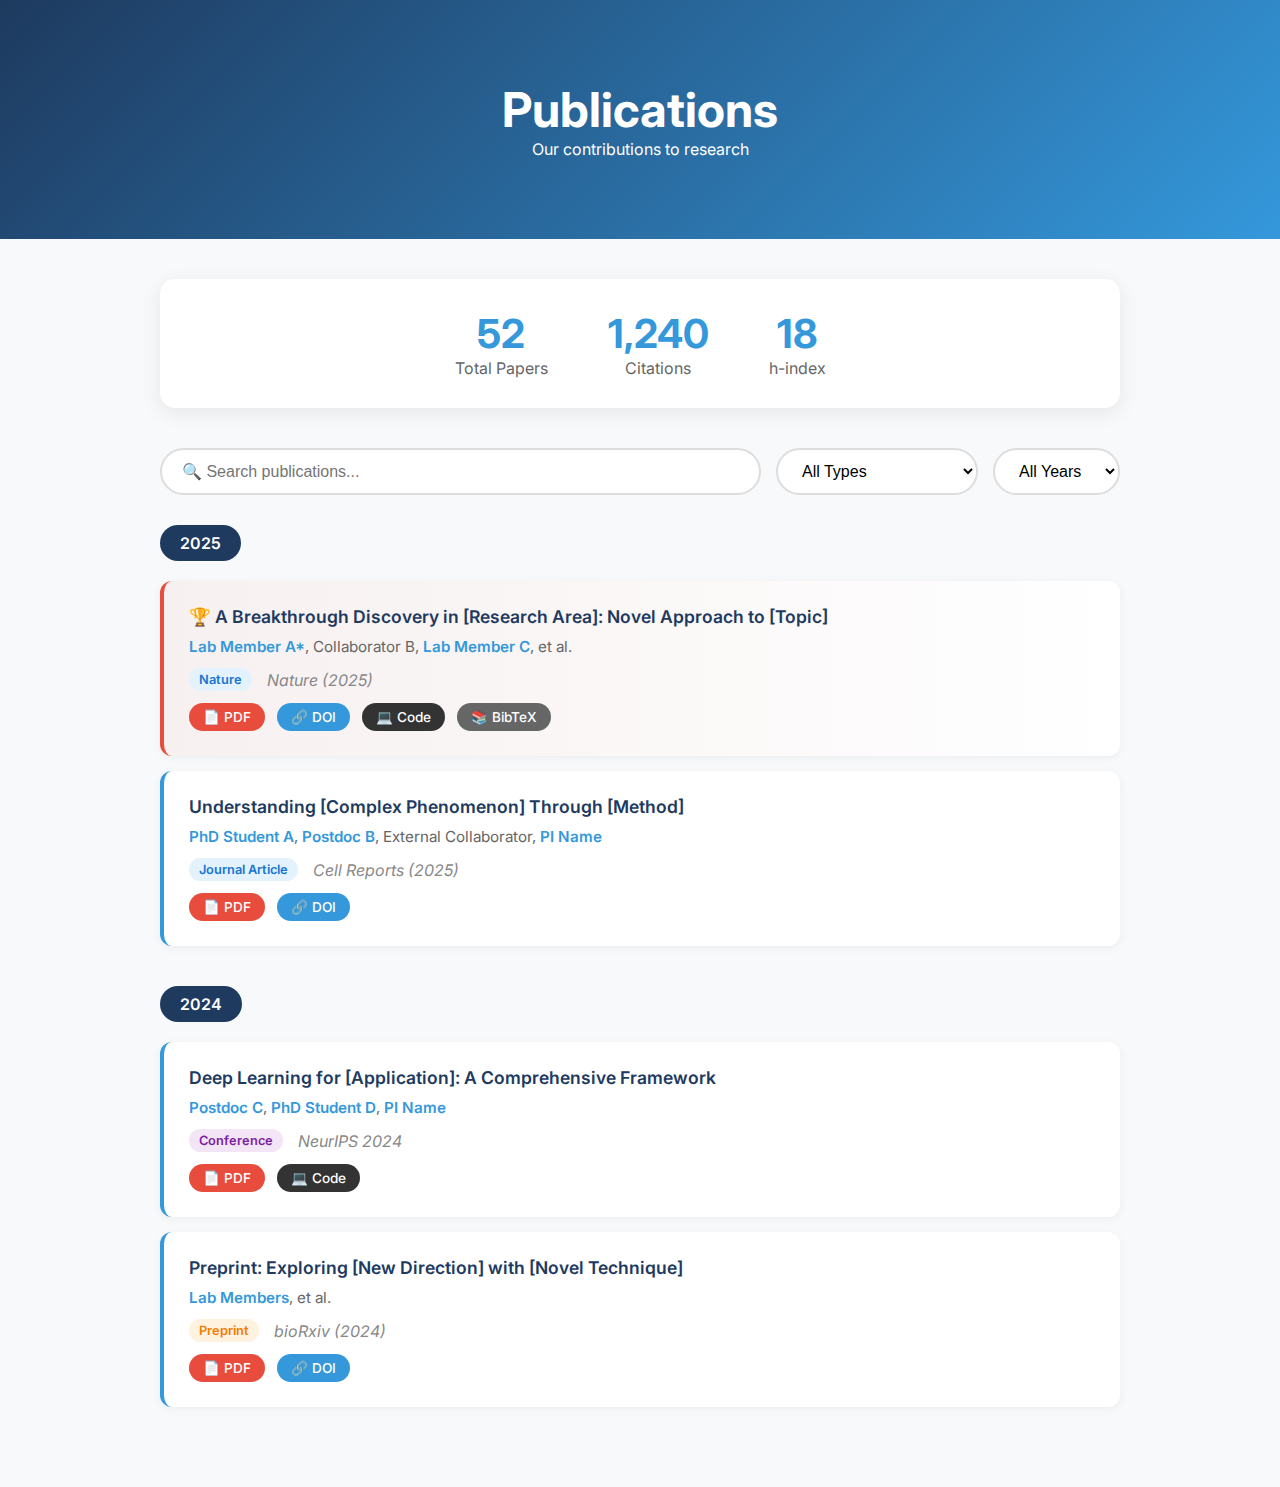
<file: page-templates/publications.html>
<!DOCTYPE html>
<html lang="en">

<head>
    <meta charset="UTF-8">
    <meta name="viewport" content="width=device-width, initial-scale=1.0">
    <title>Publications - Lab Website</title>
    <link href="https://fonts.googleapis.com/css2?family=Inter:wght@300;400;600;700&display=swap" rel="stylesheet">
    <style>
        :root {
            --primary: #1e3a5f;
            --secondary: #3498db;
            --accent: #e74c3c;
            --bg-light: #f8f9fa;
        }

        * {
            margin: 0;
            padding: 0;
            box-sizing: border-box;
        }

        body {
            font-family: 'Inter', sans-serif;
            color: #2c3e50;
            background: var(--bg-light);
        }

        .page-header {
            background: linear-gradient(135deg, var(--primary), var(--secondary));
            color: white;
            padding: 80px 20px;
            text-align: center;
        }

        .page-header h1 {
            font-size: 3rem;
        }

        .container {
            max-width: 1000px;
            margin: 0 auto;
            padding: 40px 20px;
        }

        /* Stats Bar */
        .stats-bar {
            display: flex;
            justify-content: center;
            gap: 60px;
            background: white;
            padding: 30px;
            border-radius: 15px;
            margin-bottom: 40px;
            box-shadow: 0 5px 20px rgba(0, 0, 0, 0.08);
        }

        .stat {
            text-align: center;
        }

        .stat h3 {
            font-size: 2.5rem;
            color: var(--secondary);
        }

        .stat p {
            color: #666;
        }

        /* Filter/Search */
        .filter-bar {
            display: flex;
            gap: 15px;
            margin-bottom: 30px;
            flex-wrap: wrap;
        }

        .filter-bar input {
            flex: 1;
            min-width: 250px;
            padding: 12px 20px;
            border: 2px solid #ddd;
            border-radius: 25px;
            font-size: 1rem;
            transition: border-color 0.3s;
        }

        .filter-bar input:focus {
            outline: none;
            border-color: var(--secondary);
        }

        .filter-bar select {
            padding: 12px 20px;
            border: 2px solid #ddd;
            border-radius: 25px;
            background: white;
            font-size: 1rem;
            cursor: pointer;
        }

        /* Year Group */
        .year-group {
            margin-bottom: 40px;
        }

        .year-label {
            display: inline-block;
            background: var(--primary);
            color: white;
            padding: 8px 20px;
            border-radius: 20px;
            font-weight: 600;
            margin-bottom: 20px;
        }

        /* Publication Card */
        .pub-card {
            background: white;
            border-radius: 12px;
            padding: 25px;
            margin-bottom: 15px;
            box-shadow: 0 2px 10px rgba(0, 0, 0, 0.05);
            border-left: 4px solid var(--secondary);
            transition: all 0.3s ease;
        }

        .pub-card:hover {
            transform: translateX(5px);
            box-shadow: 0 5px 20px rgba(0, 0, 0, 0.1);
            border-left-color: var(--accent);
        }

        .pub-card.highlight {
            border-left-color: var(--accent);
            background: linear-gradient(to right, rgba(231, 76, 60, 0.05), white);
        }

        .pub-title {
            font-size: 1.1rem;
            color: var(--primary);
            margin-bottom: 10px;
            font-weight: 600;
        }

        .pub-authors {
            color: #666;
            margin-bottom: 8px;
            font-size: 0.95rem;
        }

        .pub-authors .highlight-author {
            color: var(--secondary);
            font-weight: 600;
        }

        .pub-meta {
            display: flex;
            flex-wrap: wrap;
            gap: 15px;
            align-items: center;
            margin-top: 12px;
        }

        .pub-journal {
            font-style: italic;
            color: #888;
        }

        .pub-badge {
            display: inline-block;
            padding: 4px 10px;
            border-radius: 12px;
            font-size: 0.8rem;
            font-weight: 600;
        }

        .badge-journal {
            background: #e3f2fd;
            color: #1976d2;
        }

        .badge-preprint {
            background: #fff3e0;
            color: #f57c00;
        }

        .badge-conf {
            background: #f3e5f5;
            color: #7b1fa2;
        }

        .pub-links {
            margin-top: 12px;
        }

        .pub-links a {
            display: inline-block;
            padding: 6px 14px;
            margin-right: 8px;
            border-radius: 20px;
            text-decoration: none;
            font-size: 0.85rem;
            font-weight: 500;
            transition: all 0.2s;
        }

        .link-pdf {
            background: var(--accent);
            color: white;
        }

        .link-doi {
            background: var(--secondary);
            color: white;
        }

        .link-code {
            background: #333;
            color: white;
        }

        .link-bibtex {
            background: #666;
            color: white;
        }

        .pub-links a:hover {
            transform: scale(1.05);
        }

        /* Responsive */
        @media (max-width: 600px) {
            .stats-bar {
                flex-direction: column;
                gap: 20px;
            }
        }
    </style>
</head>

<body>
    <header class="page-header">
        <h1>Publications</h1>
        <p>Our contributions to research</p>
    </header>

    <div class="container">
        <!-- Stats -->
        <div class="stats-bar">
            <div class="stat">
                <h3>52</h3>
                <p>Total Papers</p>
            </div>
            <div class="stat">
                <h3>1,240</h3>
                <p>Citations</p>
            </div>
            <div class="stat">
                <h3>18</h3>
                <p>h-index</p>
            </div>
        </div>

        <!-- Search & Filter -->
        <div class="filter-bar">
            <input type="text" placeholder="🔍 Search publications..." id="searchInput">
            <select>
                <option value="">All Types</option>
                <option value="journal">Journal Articles</option>
                <option value="conference">Conference Papers</option>
                <option value="preprint">Preprints</option>
            </select>
            <select>
                <option value="">All Years</option>
                <option value="2025">2025</option>
                <option value="2024">2024</option>
                <option value="2023">2023</option>
            </select>
        </div>

        <!-- 2025 -->
        <div class="year-group">
            <span class="year-label">2025</span>

            <div class="pub-card highlight">
                <h4 class="pub-title">🏆 A Breakthrough Discovery in [Research Area]: Novel Approach to [Topic]</h4>
                <p class="pub-authors">
                    <span class="highlight-author">Lab Member A*</span>,
                    Collaborator B,
                    <span class="highlight-author">Lab Member C</span>,
                    et al.
                </p>
                <div class="pub-meta">
                    <span class="pub-badge badge-journal">Nature</span>
                    <span class="pub-journal">Nature (2025)</span>
                </div>
                <div class="pub-links">
                    <a href="#" class="link-pdf">📄 PDF</a>
                    <a href="#" class="link-doi">🔗 DOI</a>
                    <a href="#" class="link-code">💻 Code</a>
                    <a href="#" class="link-bibtex">📚 BibTeX</a>
                </div>
            </div>

            <div class="pub-card">
                <h4 class="pub-title">Understanding [Complex Phenomenon] Through [Method]</h4>
                <p class="pub-authors">
                    <span class="highlight-author">PhD Student A</span>,
                    <span class="highlight-author">Postdoc B</span>,
                    External Collaborator,
                    <span class="highlight-author">PI Name</span>
                </p>
                <div class="pub-meta">
                    <span class="pub-badge badge-journal">Journal Article</span>
                    <span class="pub-journal">Cell Reports (2025)</span>
                </div>
                <div class="pub-links">
                    <a href="#" class="link-pdf">📄 PDF</a>
                    <a href="#" class="link-doi">🔗 DOI</a>
                </div>
            </div>
        </div>

        <!-- 2024 -->
        <div class="year-group">
            <span class="year-label">2024</span>

            <div class="pub-card">
                <h4 class="pub-title">Deep Learning for [Application]: A Comprehensive Framework</h4>
                <p class="pub-authors">
                    <span class="highlight-author">Postdoc C</span>,
                    <span class="highlight-author">PhD Student D</span>,
                    <span class="highlight-author">PI Name</span>
                </p>
                <div class="pub-meta">
                    <span class="pub-badge badge-conf">Conference</span>
                    <span class="pub-journal">NeurIPS 2024</span>
                </div>
                <div class="pub-links">
                    <a href="#" class="link-pdf">📄 PDF</a>
                    <a href="#" class="link-code">💻 Code</a>
                </div>
            </div>

            <div class="pub-card">
                <h4 class="pub-title">Preprint: Exploring [New Direction] with [Novel Technique]</h4>
                <p class="pub-authors">
                    <span class="highlight-author">Lab Members</span>, et al.
                </p>
                <div class="pub-meta">
                    <span class="pub-badge badge-preprint">Preprint</span>
                    <span class="pub-journal">bioRxiv (2024)</span>
                </div>
                <div class="pub-links">
                    <a href="#" class="link-pdf">📄 PDF</a>
                    <a href="#" class="link-doi">🔗 DOI</a>
                </div>
            </div>
        </div>
    </div>

    <script>
        // Simple search filter
        document.getElementById('searchInput').addEventListener('input', function (e) {
            const query = e.target.value.toLowerCase();
            document.querySelectorAll('.pub-card').forEach(card => {
                const text = card.textContent.toLowerCase();
                card.style.display = text.includes(query) ? 'block' : 'none';
            });
        });
    </script>
</body>

</html>
</file>
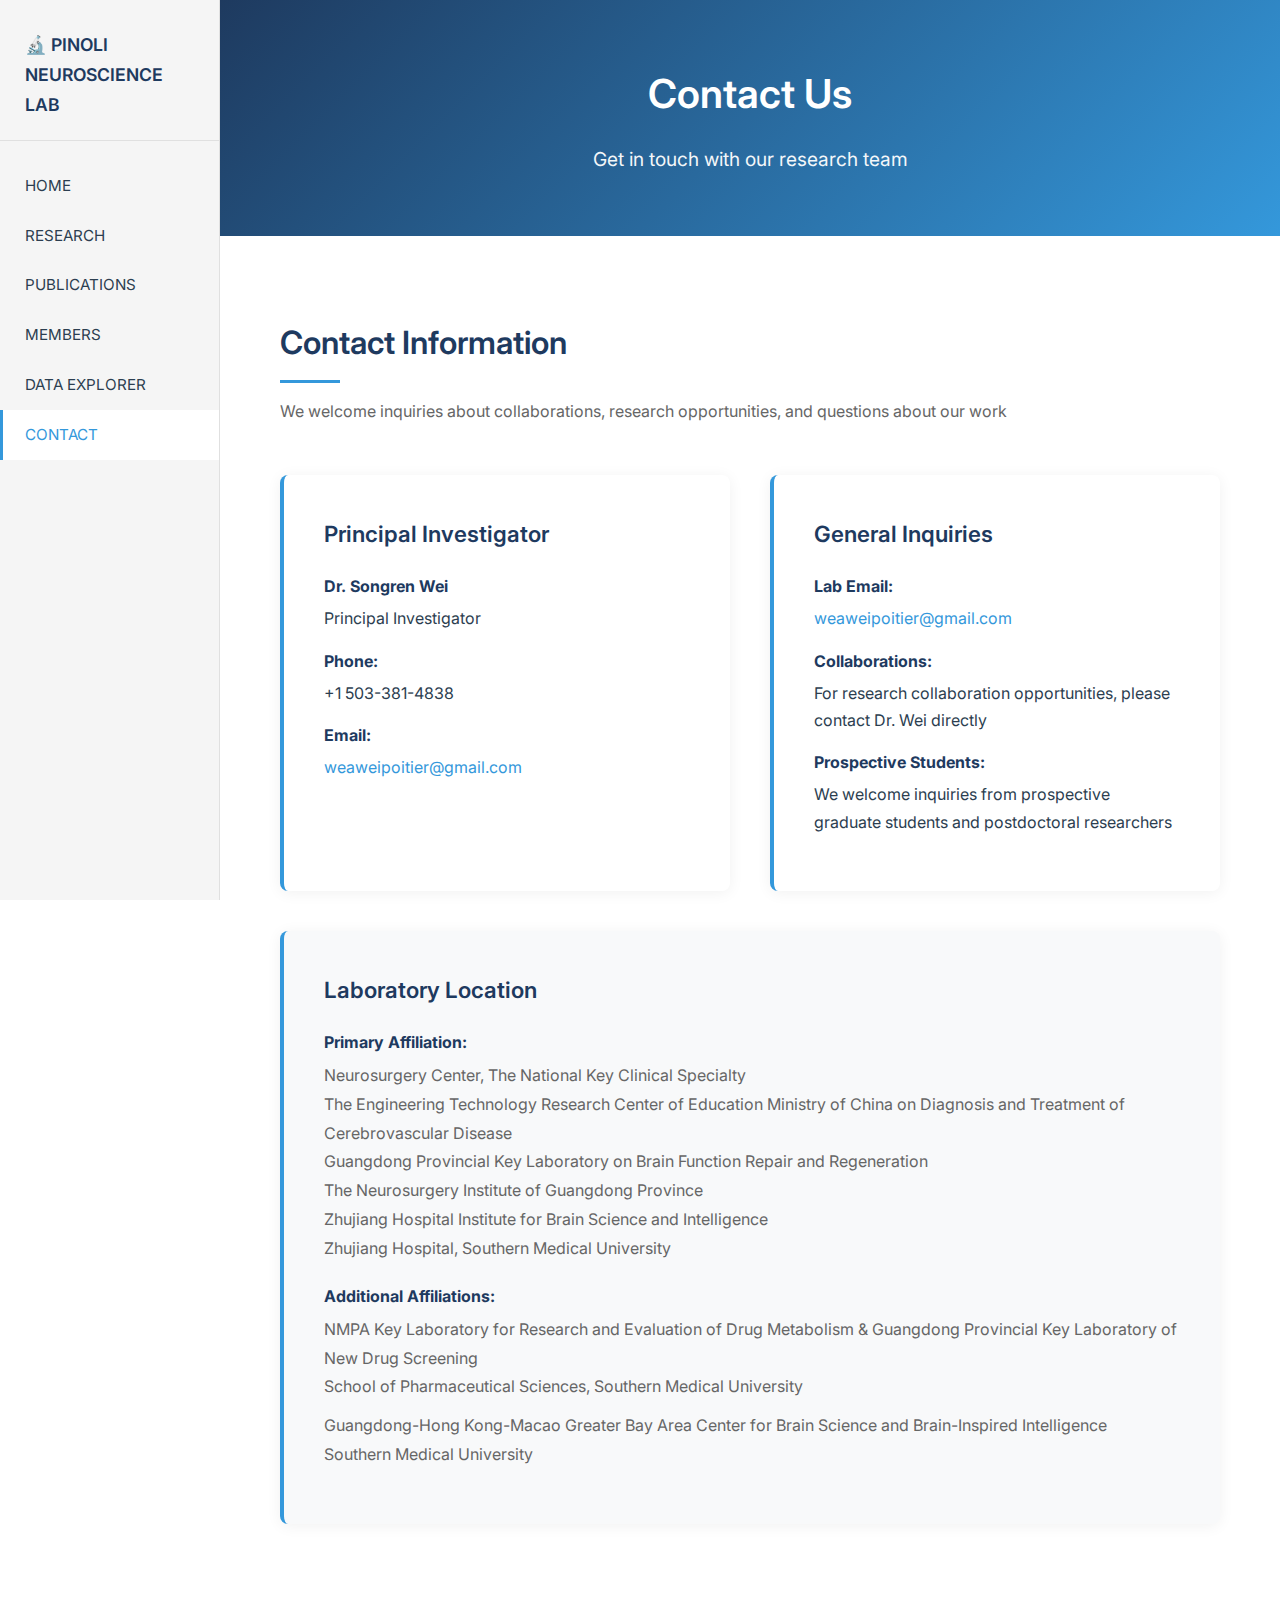
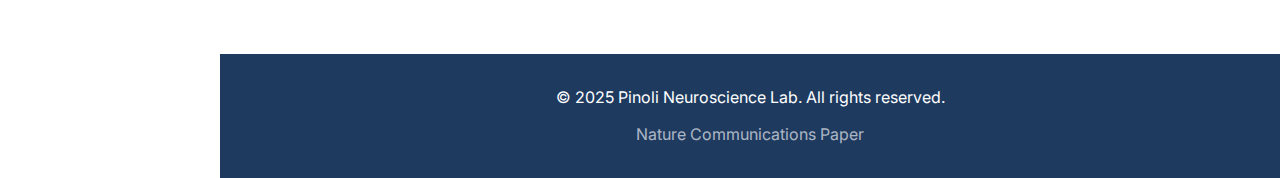
<file: backend/templates/contact.html>
<!DOCTYPE html>
<html lang="en">

<head>
    <meta charset="UTF-8">
    <meta name="viewport" content="width=device-width, initial-scale=1.0">
    <title>Contact - Pinoli Neuroscience Lab</title>
    <link href="https://fonts.googleapis.com/css2?family=Inter:wght@300;400;500;600;700&display=swap" rel="stylesheet">
    <style>
        :root {
            --primary: #1e3a5f;
            --secondary: #3498db;
            --accent: #2c5aa0;
            --bg-light: #f8f9fa;
            --text: #2c3e50;
            --text-light: #666;
            --white: #ffffff;
            --sidebar-width: 220px;
        }

        * {
            margin: 0;
            padding: 0;
            box-sizing: border-box;
        }

        body {
            font-family: 'Inter', sans-serif;
            background: var(--white);
            color: var(--text);
            line-height: 1.7;
        }

        /* Sidebar Navigation */
        .sidebar {
            position: fixed;
            left: 0;
            top: 0;
            width: var(--sidebar-width);
            height: 100vh;
            background: #f5f5f5;
            border-right: 1px solid #e0e0e0;
            padding: 30px 0;
            z-index: 1000;
        }

        .sidebar .logo {
            padding: 0 25px 20px;
            margin-bottom: 20px;
            border-bottom: 1px solid #e0e0e0;
        }

        .sidebar .logo h2 {
            font-size: 1.1rem;
            color: var(--primary);
            font-weight: 600;
        }

        .sidebar nav a {
            display: block;
            padding: 12px 25px;
            color: var(--text);
            text-decoration: none;
            font-size: 0.95rem;
            transition: all 0.2s;
        }

        .sidebar nav a:hover,
        .sidebar nav a.active {
            background: white;
            color: var(--secondary);
            border-left: 3px solid var(--secondary);
            padding-left: 22px;
        }

        /* Main Content */
        .main-content {
            margin-left: var(--sidebar-width);
        }

        /* Hero Section */
        .hero {
            background: linear-gradient(135deg, var(--primary) 0%, var(--secondary) 100%);
            color: white;
            padding: 60px;
            text-align: center;
        }

        .hero h1 {
            font-size: 2.5rem;
            margin-bottom: 15px;
            font-weight: 600;
        }

        .hero p {
            font-size: 1.2rem;
            opacity: 0.95;
        }

        /* Contact Section */
        .contact-section {
            max-width: 1200px;
            margin: 0 auto;
            padding: 80px 60px;
        }

        .section-header {
            margin-bottom: 50px;
        }

        .section-header h2 {
            font-size: 2rem;
            color: var(--primary);
            margin-bottom: 10px;
            font-weight: 600;
        }

        .section-header .divider {
            width: 60px;
            height: 3px;
            background: var(--secondary);
            margin-bottom: 15px;
        }

        .contact-grid {
            display: grid;
            grid-template-columns: 1fr 1fr;
            gap: 40px;
            margin-bottom: 50px;
        }

        .contact-card {
            background: white;
            border-radius: 8px;
            padding: 40px;
            box-shadow: 0 2px 15px rgba(0, 0, 0, 0.06);
            border-left: 4px solid var(--secondary);
        }

        .contact-card h3 {
            font-size: 1.4rem;
            color: var(--primary);
            margin-bottom: 20px;
            font-weight: 600;
        }

        .contact-info {
            margin-bottom: 15px;
        }

        .contact-info strong {
            color: var(--primary);
            display: block;
            margin-bottom: 5px;
        }

        .contact-info a {
            color: var(--secondary);
            text-decoration: none;
            transition: color 0.2s;
        }

        .contact-info a:hover {
            color: var(--accent);
            text-decoration: underline;
        }

        .location-card {
            grid-column: 1 / -1;
            background: var(--bg-light);
        }

        .location-card p {
            line-height: 1.8;
            color: var(--text-light);
        }

        /* Footer */
        footer {
            background: var(--primary);
            color: white;
            padding: 30px;
            text-align: center;
            margin-left: var(--sidebar-width);
        }

        footer a {
            color: rgba(255, 255, 255, 0.8);
            text-decoration: none;
        }

        footer a:hover {
            color: white;
        }

        /* Responsive */
        @media (max-width: 768px) {
            .sidebar {
                width: 100%;
                height: auto;
                position: relative;
            }

            .main-content {
                margin-left: 0;
            }

            footer {
                margin-left: 0;
            }

            .contact-grid {
                grid-template-columns: 1fr;
            }

            .location-card {
                grid-column: 1;
            }

            .hero h1 {
                font-size: 2rem;
            }
        }
    </style>
</head>

<body>
    <!-- Sidebar -->
    <aside class="sidebar">
        <div class="logo">
            <h2>🔬 PINOLI NEUROSCIENCE LAB</h2>
        </div>
        <nav>
            <a href="/">HOME</a>
            <a href="/research">RESEARCH</a>
            <a href="/publications">PUBLICATIONS</a>
            <a href="/#team">MEMBERS</a>
            <a href="/explorer">DATA EXPLORER</a>
            <a href="/contact" class="active">CONTACT</a>
        </nav>
    </aside>

    <!-- Main Content -->
    <div class="main-content">
        <!-- Hero Section -->
        <section class="hero">
            <h1>Contact Us</h1>
            <p>Get in touch with our research team</p>
        </section>

        <!-- Contact Section -->
        <section class="contact-section">
            <div class="section-header">
                <h2>Contact Information</h2>
                <div class="divider"></div>
                <p style="color: #666;">We welcome inquiries about collaborations, research opportunities, and questions
                    about our work</p>
            </div>

            <div class="contact-grid">
                <!-- Principal Investigator -->
                <div class="contact-card">
                    <h3>Principal Investigator</h3>
                    <div class="contact-info">
                        <strong>Dr. Songren Wei</strong>
                        <p>Principal Investigator</p>
                    </div>
                    <div class="contact-info">
                        <strong>Phone:</strong>
                        <p>+1 503-381-4838</p>
                    </div>
                    <div class="contact-info">
                        <strong>Email:</strong>
                        <p><a href="mailto:weaweipoitier@gmail.com">weaweipoitier@gmail.com</a></p>
                    </div>
                </div>

                <!-- General Inquiries -->
                <div class="contact-card">
                    <h3>General Inquiries</h3>
                    <div class="contact-info">
                        <strong>Lab Email:</strong>
                        <p><a href="mailto:weaweipoitier@gmail.com">weaweipoitier@gmail.com</a></p>
                    </div>
                    <div class="contact-info">
                        <strong>Collaborations:</strong>
                        <p>For research collaboration opportunities, please contact Dr. Wei directly</p>
                    </div>
                    <div class="contact-info">
                        <strong>Prospective Students:</strong>
                        <p>We welcome inquiries from prospective graduate students and postdoctoral researchers</p>
                    </div>
                </div>

                <!-- Location -->
                <div class="contact-card location-card">
                    <h3>Laboratory Location</h3>
                    <div class="contact-info">
                        <strong>Primary Affiliation:</strong>
                        <p>Neurosurgery Center, The National Key Clinical Specialty<br>
                            The Engineering Technology Research Center of Education Ministry of China on Diagnosis and
                            Treatment of Cerebrovascular Disease<br>
                            Guangdong Provincial Key Laboratory on Brain Function Repair and Regeneration<br>
                            The Neurosurgery Institute of Guangdong Province<br>
                            Zhujiang Hospital Institute for Brain Science and Intelligence<br>
                            Zhujiang Hospital, Southern Medical University</p>
                    </div>
                    <div class="contact-info" style="margin-top: 20px;">
                        <strong>Additional Affiliations:</strong>
                        <p>NMPA Key Laboratory for Research and Evaluation of Drug Metabolism & Guangdong Provincial Key
                            Laboratory of New Drug Screening<br>
                            School of Pharmaceutical Sciences, Southern Medical University</p>

                        <p style="margin-top: 10px;">Guangdong-Hong Kong-Macao Greater Bay Area Center for Brain Science
                            and Brain-Inspired Intelligence<br>
                            Southern Medical University</p>
                    </div>
                </div>
            </div>

        </section>
    </div>

    <!-- Footer -->
    <footer>
        <p>&copy; 2025 Pinoli Neuroscience Lab. All rights reserved.</p>
        <p style="margin-top: 10px; opacity: 0.8;">
            <a href="https://www.nature.com/articles/s41467-025-62793-9">Nature Communications Paper</a>
        </p>
    </footer>
</body>

</html>
</file>
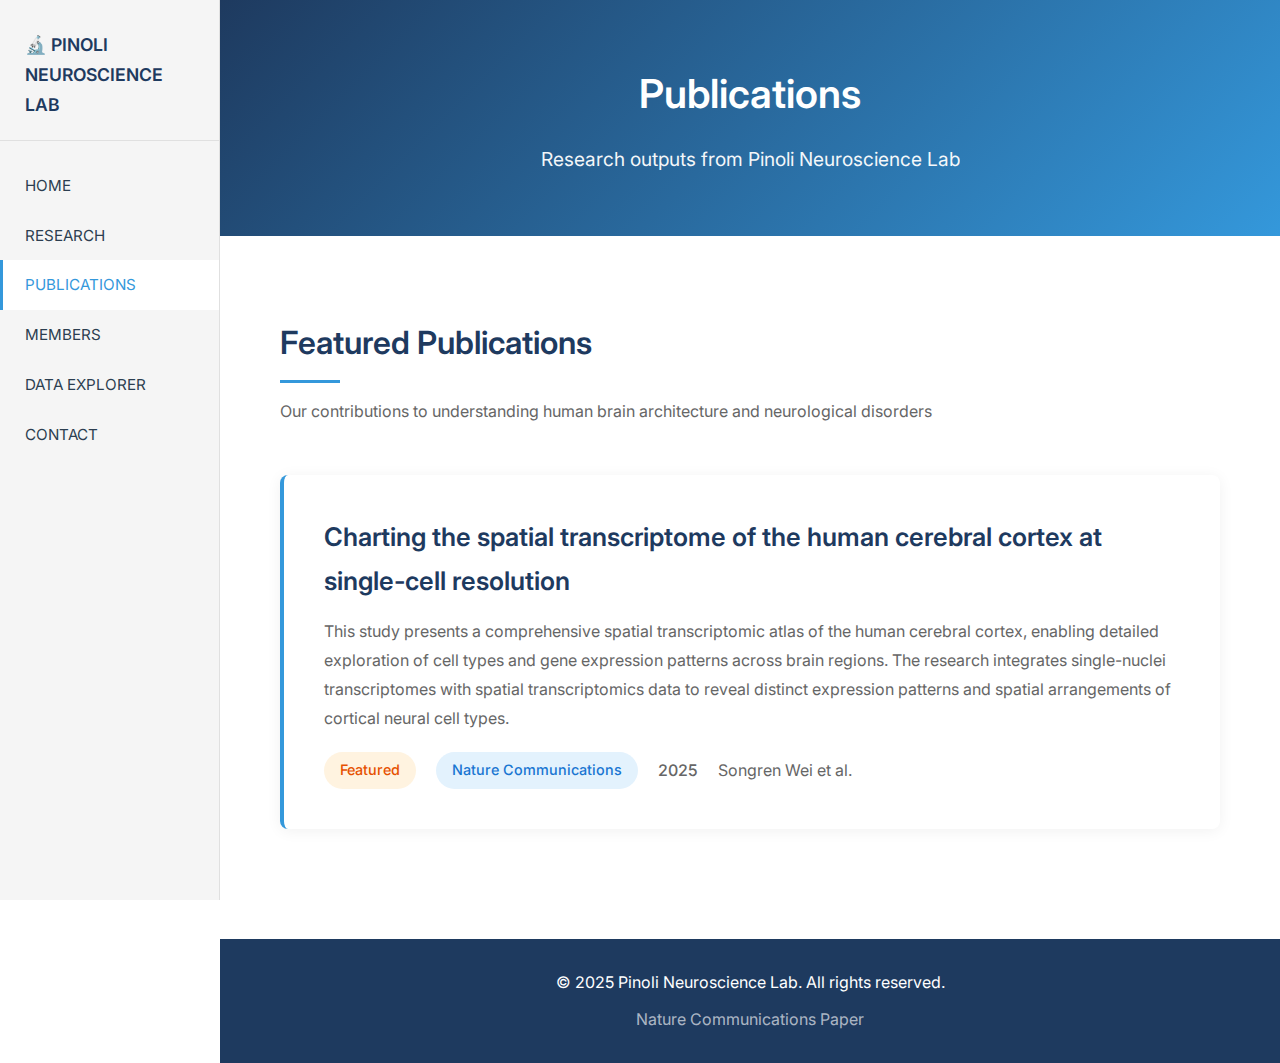
<file: backend/templates/publications.html>
<!DOCTYPE html>
<html lang="en">

<head>
    <meta charset="UTF-8">
    <meta name="viewport" content="width=device-width, initial-scale=1.0">
    <title>Publications - Pinoli Neuroscience Lab</title>
    <link href="https://fonts.googleapis.com/css2?family=Inter:wght@300;400;500;600;700&display=swap" rel="stylesheet">
    <style>
        :root {
            --primary: #1e3a5f;
            --secondary: #3498db;
            --accent: #2c5aa0;
            --bg-light: #f8f9fa;
            --text: #2c3e50;
            --text-light: #666;
            --white: #ffffff;
            --sidebar-width: 220px;
        }

        * {
            margin: 0;
            padding: 0;
            box-sizing: border-box;
        }

        body {
            font-family: 'Inter', sans-serif;
            background: var(--white);
            color: var(--text);
            line-height: 1.7;
        }

        /* Sidebar Navigation */
        .sidebar {
            position: fixed;
            left: 0;
            top: 0;
            width: var(--sidebar-width);
            height: 100vh;
            background: #f5f5f5;
            border-right: 1px solid #e0e0e0;
            padding: 30px 0;
            z-index: 1000;
        }

        .sidebar .logo {
            padding: 0 25px 20px;
            margin-bottom: 20px;
            border-bottom: 1px solid #e0e0e0;
        }

        .sidebar .logo h2 {
            font-size: 1.1rem;
            color: var(--primary);
            font-weight: 600;
        }

        .sidebar nav a {
            display: block;
            padding: 12px 25px;
            color: var(--text);
            text-decoration: none;
            font-size: 0.95rem;
            transition: all 0.2s;
        }

        .sidebar nav a:hover,
        .sidebar nav a.active {
            background: white;
            color: var(--secondary);
            border-left: 3px solid var(--secondary);
            padding-left: 22px;
        }

        /* Main Content */
        .main-content {
            margin-left: var(--sidebar-width);
        }

        /* Hero Section */
        .hero {
            background: linear-gradient(135deg, var(--primary) 0%, var(--secondary) 100%);
            color: white;
            padding: 60px;
            text-align: center;
        }

        .hero h1 {
            font-size: 2.5rem;
            margin-bottom: 15px;
            font-weight: 600;
        }

        .hero p {
            font-size: 1.2rem;
            opacity: 0.95;
        }

        /* Publications Section */
        .publications-section {
            max-width: 1200px;
            margin: 0 auto;
            padding: 80px 60px;
        }

        .section-header {
            margin-bottom: 50px;
        }

        .section-header h2 {
            font-size: 2rem;
            color: var(--primary);
            margin-bottom: 10px;
            font-weight: 600;
        }

        .section-header .divider {
            width: 60px;
            height: 3px;
            background: var(--secondary);
            margin-bottom: 15px;
        }

        .pub-card {
            background: white;
            border-radius: 8px;
            padding: 40px;
            margin-bottom: 30px;
            box-shadow: 0 2px 15px rgba(0, 0, 0, 0.06);
            border-left: 4px solid var(--secondary);
            transition: transform 0.2s, box-shadow 0.2s;
        }

        .pub-card:hover {
            transform: translateY(-3px);
            box-shadow: 0 8px 25px rgba(0, 0, 0, 0.1);
        }

        .pub-card h3 {
            font-size: 1.6rem;
            color: var(--primary);
            margin-bottom: 15px;
            font-weight: 600;
        }

        .pub-card h3 a {
            color: var(--primary);
            text-decoration: none;
            transition: color 0.2s;
        }

        .pub-card h3 a:hover {
            color: var(--secondary);
        }

        .pub-card p {
            color: var(--text-light);
            line-height: 1.8;
            margin-bottom: 20px;
        }

        .pub-meta {
            display: flex;
            gap: 20px;
            flex-wrap: wrap;
            align-items: center;
        }

        .pub-badge {
            background: #e3f2fd;
            color: #1976d2;
            padding: 6px 16px;
            border-radius: 20px;
            font-size: 0.9rem;
            font-weight: 500;
        }

        .pub-badge.featured {
            background: #fff3e0;
            color: #e65100;
        }

        .pub-year {
            color: #666;
            font-weight: 500;
        }

        .pub-authors {
            color: #666;
        }

        /* Footer */
        footer {
            background: var(--primary);
            color: white;
            padding: 30px;
            text-align: center;
            margin-left: var(--sidebar-width);
        }

        footer a {
            color: rgba(255, 255, 255, 0.8);
            text-decoration: none;
        }

        footer a:hover {
            color: white;
        }

        /* Responsive */
        @media (max-width: 768px) {
            .sidebar {
                width: 100%;
                height: auto;
                position: relative;
            }

            .main-content {
                margin-left: 0;
            }

            footer {
                margin-left: 0;
            }

            .hero h1 {
                font-size: 2rem;
            }
        }
    </style>
</head>

<body>
    <!-- Sidebar -->
    <aside class="sidebar">
        <div class="logo">
            <h2>🔬 PINOLI NEUROSCIENCE LAB</h2>
        </div>
        <nav>
            <a href="/">HOME</a>
            <a href="#research">RESEARCH</a>
            <a href="/publications" class="active">PUBLICATIONS</a>
            <a href="/#team">MEMBERS</a>
            <a href="/explorer">DATA EXPLORER</a>
            <a href="#contact">CONTACT</a>
        </nav>
    </aside>

    <!-- Main Content -->
    <div class="main-content">
        <!-- Hero Section -->
        <section class="hero">
            <h1>Publications</h1>
            <p>Research outputs from Pinoli Neuroscience Lab</p>
        </section>

        <!-- Publications Section -->
        <section class="publications-section">
            <div class="section-header">
                <h2>Featured Publications</h2>
                <div class="divider"></div>
                <p style="color: #666;">Our contributions to understanding human brain architecture and neurological
                    disorders</p>
            </div>

            <!-- Featured Publication -->
            <div class="pub-card">
                <h3>
                    <a href="https://www.nature.com/articles/s41467-025-62793-9" target="_blank">
                        Charting the spatial transcriptome of the human cerebral cortex at single-cell resolution
                    </a>
                </h3>
                <p>This study presents a comprehensive spatial transcriptomic atlas of the human cerebral cortex,
                    enabling detailed exploration of cell types and gene expression patterns across brain regions. The
                    research integrates single-nuclei transcriptomes with spatial transcriptomics data to reveal
                    distinct expression patterns and spatial arrangements of cortical neural cell types.</p>
                <div class="pub-meta">
                    <span class="pub-badge featured">Featured</span>
                    <span class="pub-badge">Nature Communications</span>
                    <span class="pub-year">2025</span>
                    <span class="pub-authors">Songren Wei et al.</span>
                </div>
            </div>

            <!-- Add more publications here as needed -->

        </section>
    </div>

    <!-- Footer -->
    <footer>
        <p>&copy; 2025 Pinoli Neuroscience Lab. All rights reserved.</p>
        <p style="margin-top: 10px; opacity: 0.8;">
            <a href="https://www.nature.com/articles/s41467-025-62793-9">Nature Communications Paper</a>
        </p>
    </footer>
</body>

</html>
</file>
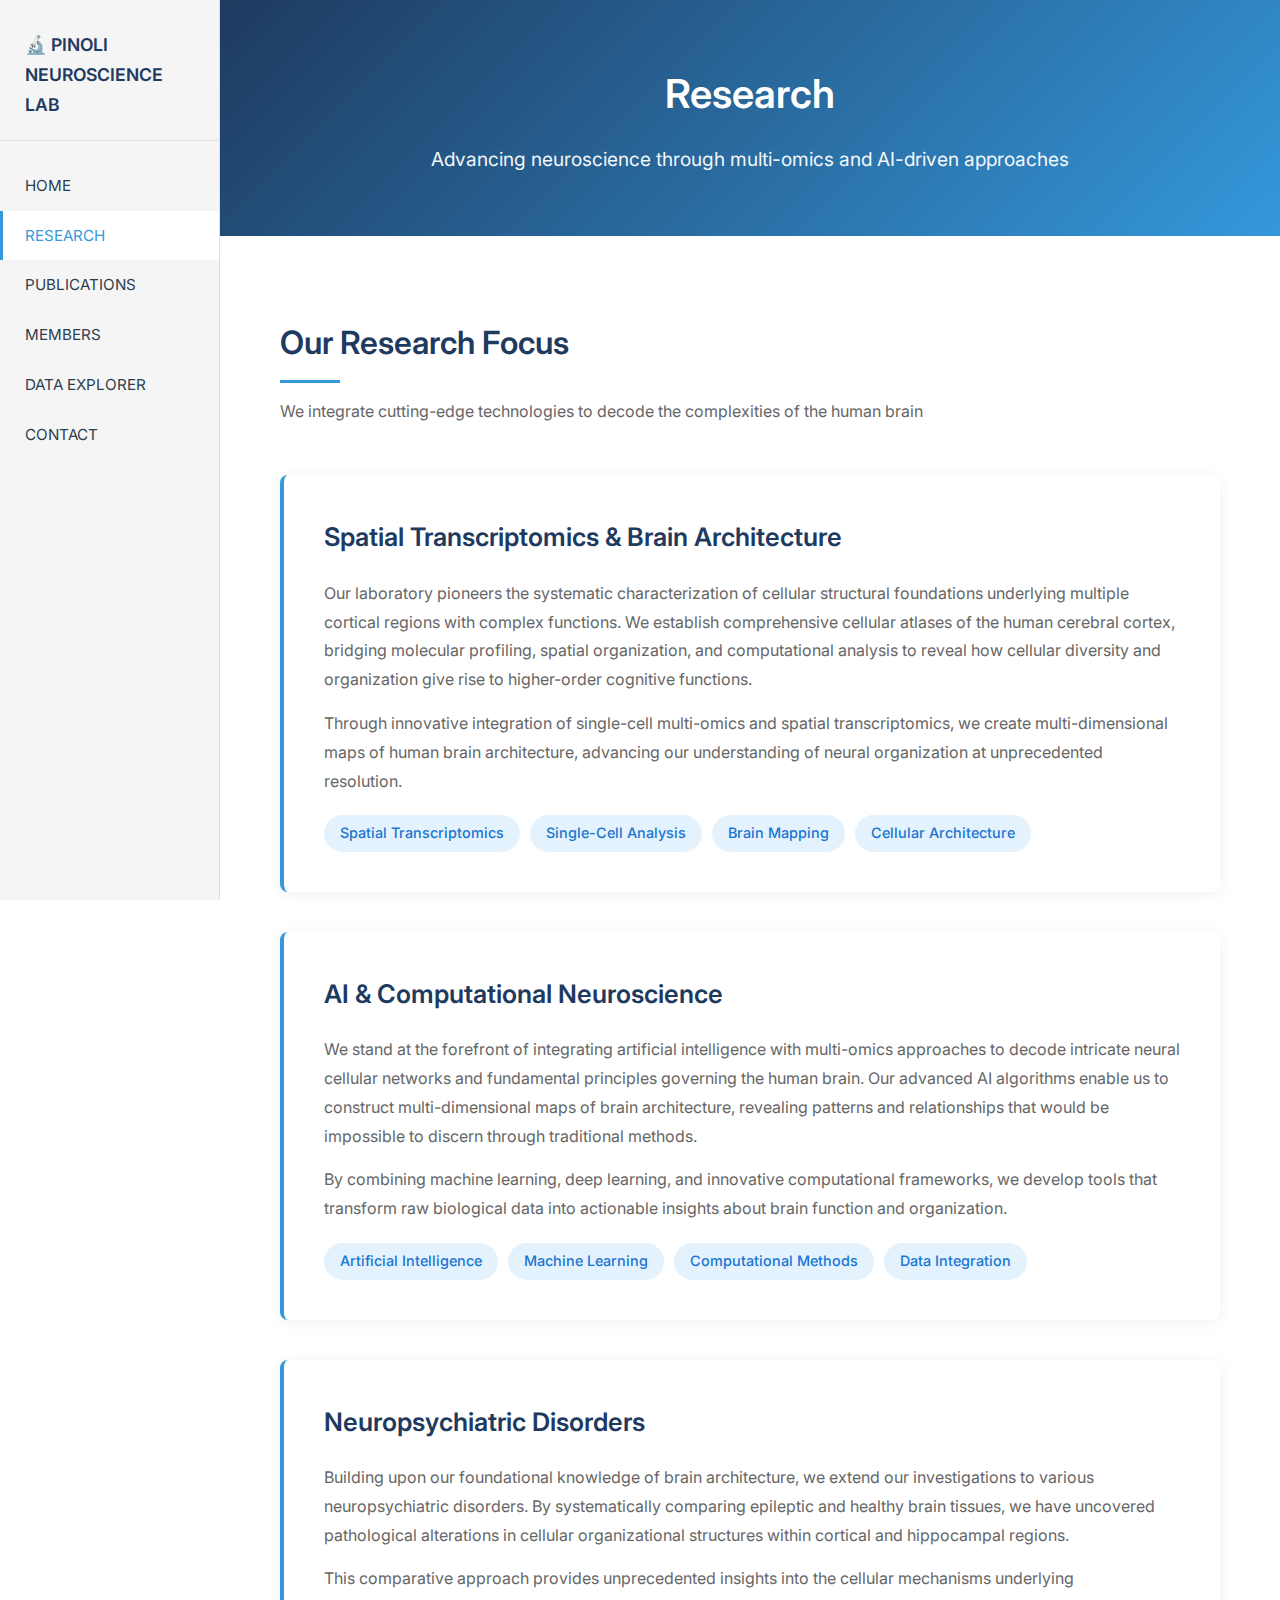
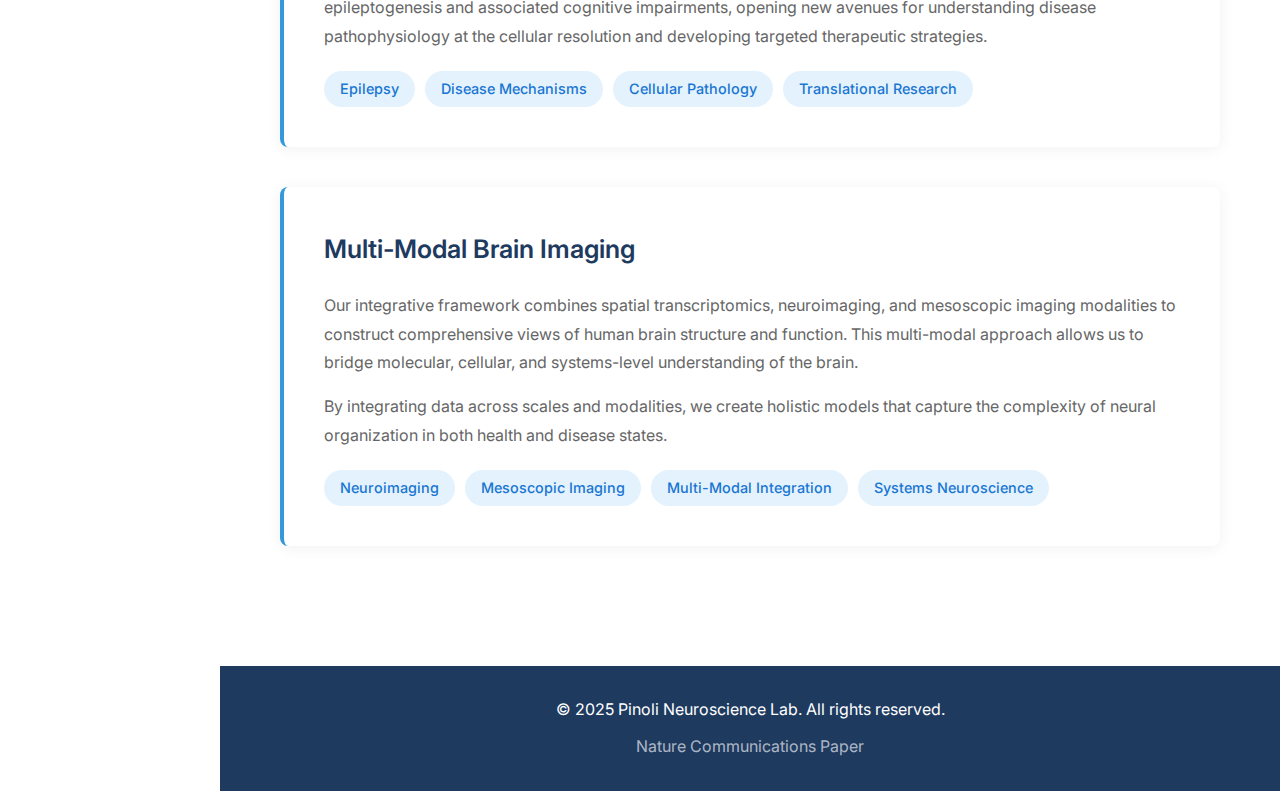
<file: backend/templates/research.html>
<!DOCTYPE html>
<html lang="en">

<head>
    <meta charset="UTF-8">
    <meta name="viewport" content="width=device-width, initial-scale=1.0">
    <title>Research - Pinoli Neuroscience Lab</title>
    <link href="https://fonts.googleapis.com/css2?family=Inter:wght@300;400;500;600;700&display=swap" rel="stylesheet">
    <style>
        :root {
            --primary: #1e3a5f;
            --secondary: #3498db;
            --accent: #2c5aa0;
            --bg-light: #f8f9fa;
            --text: #2c3e50;
            --text-light: #666;
            --white: #ffffff;
            --sidebar-width: 220px;
        }

        * {
            margin: 0;
            padding: 0;
            box-sizing: border-box;
        }

        body {
            font-family: 'Inter', sans-serif;
            background: var(--white);
            color: var(--text);
            line-height: 1.7;
        }

        /* Sidebar Navigation */
        .sidebar {
            position: fixed;
            left: 0;
            top: 0;
            width: var(--sidebar-width);
            height: 100vh;
            background: #f5f5f5;
            border-right: 1px solid #e0e0e0;
            padding: 30px 0;
            z-index: 1000;
        }

        .sidebar .logo {
            padding: 0 25px 20px;
            margin-bottom: 20px;
            border-bottom: 1px solid #e0e0e0;
        }

        .sidebar .logo h2 {
            font-size: 1.1rem;
            color: var(--primary);
            font-weight: 600;
        }

        .sidebar nav a {
            display: block;
            padding: 12px 25px;
            color: var(--text);
            text-decoration: none;
            font-size: 0.95rem;
            transition: all 0.2s;
        }

        .sidebar nav a:hover,
        .sidebar nav a.active {
            background: white;
            color: var(--secondary);
            border-left: 3px solid var(--secondary);
            padding-left: 22px;
        }

        /* Main Content */
        .main-content {
            margin-left: var(--sidebar-width);
        }

        /* Hero Section */
        .hero {
            background: linear-gradient(135deg, var(--primary) 0%, var(--secondary) 100%);
            color: white;
            padding: 60px;
            text-align: center;
        }

        .hero h1 {
            font-size: 2.5rem;
            margin-bottom: 15px;
            font-weight: 600;
        }

        .hero p {
            font-size: 1.2rem;
            opacity: 0.95;
        }

        /* Research Section */
        .research-section {
            max-width: 1200px;
            margin: 0 auto;
            padding: 80px 60px;
        }

        .section-header {
            margin-bottom: 50px;
        }

        .section-header h2 {
            font-size: 2rem;
            color: var(--primary);
            margin-bottom: 10px;
            font-weight: 600;
        }

        .section-header .divider {
            width: 60px;
            height: 3px;
            background: var(--secondary);
            margin-bottom: 15px;
        }

        .research-area {
            background: white;
            border-radius: 8px;
            padding: 40px;
            margin-bottom: 40px;
            box-shadow: 0 2px 15px rgba(0, 0, 0, 0.06);
            border-left: 4px solid var(--secondary);
            transition: transform 0.2s, box-shadow 0.2s;
        }

        .research-area:hover {
            transform: translateY(-3px);
            box-shadow: 0 8px 25px rgba(0, 0, 0, 0.1);
        }

        .research-area h3 {
            font-size: 1.6rem;
            color: var(--primary);
            margin-bottom: 20px;
            font-weight: 600;
        }

        .research-area p {
            color: var(--text-light);
            line-height: 1.8;
            margin-bottom: 15px;
        }

        .research-keywords {
            display: flex;
            gap: 10px;
            flex-wrap: wrap;
            margin-top: 20px;
        }

        .keyword {
            background: #e3f2fd;
            color: #1976d2;
            padding: 6px 16px;
            border-radius: 20px;
            font-size: 0.9rem;
            font-weight: 500;
        }

        /* Footer */
        footer {
            background: var(--primary);
            color: white;
            padding: 30px;
            text-align: center;
            margin-left: var(--sidebar-width);
        }

        footer a {
            color: rgba(255, 255, 255, 0.8);
            text-decoration: none;
        }

        footer a:hover {
            color: white;
        }

        /* Responsive */
        @media (max-width: 768px) {
            .sidebar {
                width: 100%;
                height: auto;
                position: relative;
            }

            .main-content {
                margin-left: 0;
            }

            footer {
                margin-left: 0;
            }

            .hero h1 {
                font-size: 2rem;
            }
        }
    </style>
</head>

<body>
    <!-- Sidebar -->
    <aside class="sidebar">
        <div class="logo">
            <h2>🔬 PINOLI NEUROSCIENCE LAB</h2>
        </div>
        <nav>
            <a href="/">HOME</a>
            <a href="/research" class="active">RESEARCH</a>
            <a href="/publications">PUBLICATIONS</a>
            <a href="/#team">MEMBERS</a>
            <a href="/explorer">DATA EXPLORER</a>
            <a href="/contact">CONTACT</a>
        </nav>
    </aside>

    <!-- Main Content -->
    <div class="main-content">
        <!-- Hero Section -->
        <section class="hero">
            <h1>Research</h1>
            <p>Advancing neuroscience through multi-omics and AI-driven approaches</p>
        </section>

        <!-- Research Section -->
        <section class="research-section">
            <div class="section-header">
                <h2>Our Research Focus</h2>
                <div class="divider"></div>
                <p style="color: #666;">We integrate cutting-edge technologies to decode the complexities of the human
                    brain</p>
            </div>

            <!-- Research Area 1 -->
            <div class="research-area">
                <h3>Spatial Transcriptomics & Brain Architecture</h3>
                <p>Our laboratory pioneers the systematic characterization of cellular structural foundations underlying
                    multiple cortical regions with complex functions. We establish comprehensive cellular atlases of the
                    human cerebral cortex, bridging molecular profiling, spatial organization, and computational
                    analysis to reveal how cellular diversity and organization give rise to higher-order cognitive
                    functions.</p>
                <p>Through innovative integration of single-cell multi-omics and spatial transcriptomics, we create
                    multi-dimensional maps of human brain architecture, advancing our understanding of neural
                    organization at unprecedented resolution.</p>
                <div class="research-keywords">
                    <span class="keyword">Spatial Transcriptomics</span>
                    <span class="keyword">Single-Cell Analysis</span>
                    <span class="keyword">Brain Mapping</span>
                    <span class="keyword">Cellular Architecture</span>
                </div>
            </div>

            <!-- Research Area 2 -->
            <div class="research-area">
                <h3>AI & Computational Neuroscience</h3>
                <p>We stand at the forefront of integrating artificial intelligence with multi-omics approaches to
                    decode intricate neural cellular networks and fundamental principles governing the human brain. Our
                    advanced AI algorithms enable us to construct multi-dimensional maps of brain architecture,
                    revealing patterns and relationships that would be impossible to discern through traditional
                    methods.</p>
                <p>By combining machine learning, deep learning, and innovative computational frameworks, we develop
                    tools that transform raw biological data into actionable insights about brain function and
                    organization.</p>
                <div class="research-keywords">
                    <span class="keyword">Artificial Intelligence</span>
                    <span class="keyword">Machine Learning</span>
                    <span class="keyword">Computational Methods</span>
                    <span class="keyword">Data Integration</span>
                </div>
            </div>

            <!-- Research Area 3 -->
            <div class="research-area">
                <h3>Neuropsychiatric Disorders</h3>
                <p>Building upon our foundational knowledge of brain architecture, we extend our investigations to
                    various neuropsychiatric disorders. By systematically comparing epileptic and healthy brain tissues,
                    we have uncovered pathological alterations in cellular organizational structures within cortical and
                    hippocampal regions.</p>
                <p>This comparative approach provides unprecedented insights into the cellular mechanisms underlying
                    epileptogenesis and associated cognitive impairments, opening new avenues for understanding disease
                    pathophysiology at the cellular resolution and developing targeted therapeutic strategies.</p>
                <div class="research-keywords">
                    <span class="keyword">Epilepsy</span>
                    <span class="keyword">Disease Mechanisms</span>
                    <span class="keyword">Cellular Pathology</span>
                    <span class="keyword">Translational Research</span>
                </div>
            </div>

            <!-- Research Area 4 -->
            <div class="research-area">
                <h3>Multi-Modal Brain Imaging</h3>
                <p>Our integrative framework combines spatial transcriptomics, neuroimaging, and mesoscopic imaging
                    modalities to construct comprehensive views of human brain structure and function. This multi-modal
                    approach allows us to bridge molecular, cellular, and systems-level understanding of the brain.</p>
                <p>By integrating data across scales and modalities, we create holistic models that capture the
                    complexity of neural organization in both health and disease states.</p>
                <div class="research-keywords">
                    <span class="keyword">Neuroimaging</span>
                    <span class="keyword">Mesoscopic Imaging</span>
                    <span class="keyword">Multi-Modal Integration</span>
                    <span class="keyword">Systems Neuroscience</span>
                </div>
            </div>

        </section>
    </div>

    <!-- Footer -->
    <footer>
        <p>&copy; 2025 Pinoli Neuroscience Lab. All rights reserved.</p>
        <p style="margin-top: 10px; opacity: 0.8;">
            <a href="https://www.nature.com/articles/s41467-025-62793-9">Nature Communications Paper</a>
        </p>
    </footer>
</body>

</html>
</file>
